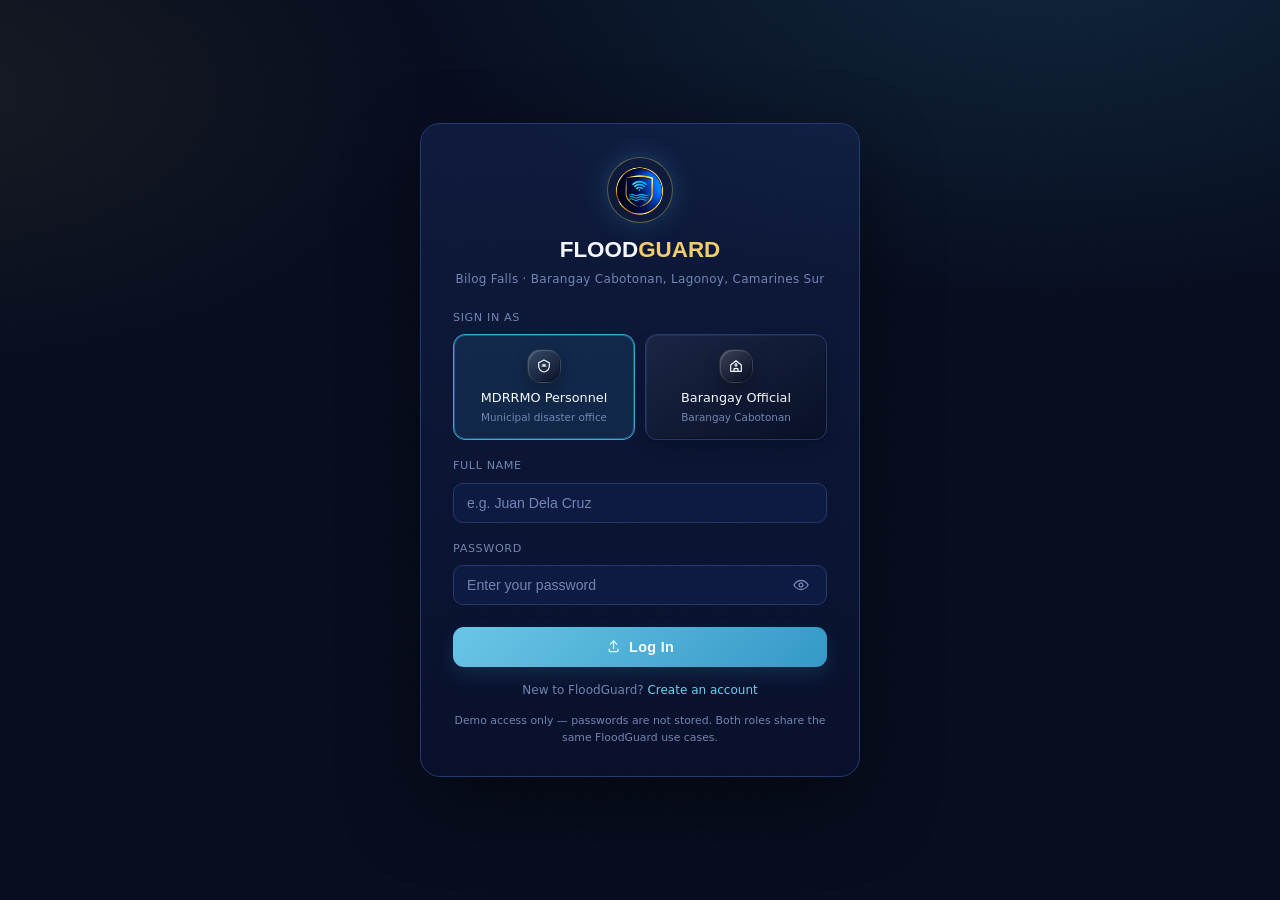
<file: index.html>
<!DOCTYPE html>
<html lang="en">
<head>
<meta charset="UTF-8">
<meta name="viewport" content="width=device-width, initial-scale=1.0">
<title>FloodGuard:Bilog Falls Water Level Monitoring</title>
<link rel="stylesheet" href="styles.css">
</head>
<body>
<div class="grain"></div>
<div id="toastWrap"></div>

<!-- ===================== LOGIN SCREEN ===================== -->
<div id="loginScreen">
  <div class="login-card">
    <div class="login-brand">
      <img src="LOGO.png" alt="FloodGuard logo" title="FloodGuard logo">
      <div class="name">FLOOD<span>GUARD</span></div>
      <div class="sub">Bilog Falls · Barangay Cabotonan, Lagonoy, Camarines Sur</div>
    </div>

    <div class="field-label">Sign in as</div>
    <div class="role-cards">
      <div class="role-card selected" data-role="mdrrmo" id="roleCardMdrrmo">
        <div class="ic">
          <svg class="icon-svg" viewBox="0 0 24 24" aria-hidden="true">
            <path d="M12 3 4 7v5c0 4.2 2.7 7.9 8 9 5.3-1.1 8-4.8 8-9V7l-8-4Z"/>
            <path d="M9 12h6"/>
            <path d="M10.5 9.5 12 12l1.5-2.5"/>
          </svg>
        </div>
        <div class="lbl">MDRRMO Personnel</div>
        <div class="sub">Municipal disaster office</div>
      </div>
      <div class="role-card" data-role="barangay" id="roleCardBarangay">
        <div class="ic">
          <svg class="icon-svg" viewBox="0 0 24 24" aria-hidden="true">
            <path d="M4 10.5 12 4l8 6.5V20H4Z"/>
            <path d="M9 20v-4h6v4"/>
            <path d="M10 10.5h4"/>
            <path d="M12 8v5"/>
          </svg>
        </div>
        <div class="lbl">Barangay Official</div>
        <div class="sub">Barangay Cabotonan</div>
      </div>
    </div>

    <div class="field-label">Full name</div>
    <input class="text-input" id="loginName" type="text" placeholder="e.g. Juan Dela Cruz">
    <div class="field-label">Password</div>
    <div class="password-field"><input class="text-input" id="loginPassword" type="password" placeholder="Enter your password" autocomplete="current-password"><button class="password-toggle" type="button" data-password-toggle="loginPassword" aria-label="Show password" aria-pressed="false"><svg class="icon-svg eye-icon" viewBox="0 0 24 24" aria-hidden="true"><path d="M2.5 12s3.5-6 9.5-6 9.5 6 9.5 6-3.5 6-9.5 6-9.5-6-9.5-6Z"/><circle cx="12" cy="12" r="2.5"/></svg><svg class="icon-svg eye-off-icon" viewBox="0 0 24 24" aria-hidden="true"><path d="m3 3 18 18"/><path d="M10.6 6.2A10.5 10.5 0 0 1 12 6c6 0 9.5 6 9.5 6a18 18 0 0 1-3.1 3.8M6.2 6.2A18.5 18.5 0 0 0 2.5 12s3.5 6 9.5 6c1.3 0 2.5-.3 3.5-.7"/><path d="M9.9 9.9a3 3 0 0 0 4.2 4.2"/></svg></button></div>

    <button class="login-btn btn-with-icon" id="loginBtn"><svg class="icon-svg" viewBox="0 0 24 24" aria-hidden="true"><path d="M12 3v12"/><path d="m7 8 5-5 5 5"/><path d="M5 16v2a2 2 0 0 0 2 2h10a2 2 0 0 0 2-2v-2"/></svg>Log In</button>
    <div class="auth-switch">New to FloodGuard? <button type="button" id="showSignupBtn">Create an account</button></div>
    <div class="login-hint">Demo access only — passwords are not stored. Both roles share the same FloodGuard use cases.</div>
  </div>
</div>

<div id="signupScreen" hidden>
  <div class="login-card">
    <div class="login-brand"><img src="LOGO.png" alt="FloodGuard logo"><div class="name">CREATE <span>ACCOUNT</span></div><div class="sub">Request FloodGuard monitoring access</div></div>
    <div class="field-label">Full name</div><input class="text-input" id="signupName" type="text" placeholder="e.g. Juan Dela Cruz" autocomplete="name">
    <div class="field-label">Role</div><select class="text-input" id="signupRole"><option value="mdrrmo">MDRRMO Personnel</option><option value="barangay">Barangay Official</option></select>
    <div class="field-label">Password</div><div class="password-field"><input class="text-input" id="signupPassword" type="password" placeholder="At least 6 characters" autocomplete="new-password"><button class="password-toggle" type="button" data-password-toggle="signupPassword" aria-label="Show password" aria-pressed="false"><svg class="icon-svg eye-icon" viewBox="0 0 24 24" aria-hidden="true"><path d="M2.5 12s3.5-6 9.5-6 9.5 6 9.5 6-3.5 6-9.5 6-9.5-6-9.5-6Z"/><circle cx="12" cy="12" r="2.5"/></svg><svg class="icon-svg eye-off-icon" viewBox="0 0 24 24" aria-hidden="true"><path d="m3 3 18 18"/><path d="M10.6 6.2A10.5 10.5 0 0 1 12 6c6 0 9.5 6 9.5 6a18 18 0 0 1-3.1 3.8M6.2 6.2A18.5 18.5 0 0 0 2.5 12s3.5 6 9.5 6c1.3 0 2.5-.3 3.5-.7"/><path d="M9.9 9.9a3 3 0 0 0 4.2 4.2"/></svg></button></div>
    <div class="field-label">Confirm password</div><div class="password-field"><input class="text-input" id="signupConfirmPassword" type="password" placeholder="Re-enter your password" autocomplete="new-password"><button class="password-toggle" type="button" data-password-toggle="signupConfirmPassword" aria-label="Show password" aria-pressed="false"><svg class="icon-svg eye-icon" viewBox="0 0 24 24" aria-hidden="true"><path d="M2.5 12s3.5-6 9.5-6 9.5 6 9.5 6-3.5 6-9.5 6-9.5-6-9.5-6Z"/><circle cx="12" cy="12" r="2.5"/></svg><svg class="icon-svg eye-off-icon" viewBox="0 0 24 24" aria-hidden="true"><path d="m3 3 18 18"/><path d="M10.6 6.2A10.5 10.5 0 0 1 12 6c6 0 9.5 6 9.5 6a18 18 0 0 1-3.1 3.8M6.2 6.2A18.5 18.5 0 0 0 2.5 12s3.5 6 9.5 6c1.3 0 2.5-.3 3.5-.7"/><path d="M9.9 9.9a3 3 0 0 0 4.2 4.2"/></svg></button></div>
    <button class="login-btn btn-with-icon" id="signupBtn">Create account</button>
    <div class="auth-switch">Already have an account? <button type="button" id="showLoginBtn">Log in</button></div>
  </div>
</div>

<!-- ===================== APP SHELL ===================== -->
<div id="appShell">
  <header class="top">
    <img class="logo" src="LOGO.png" alt="FloodGuard logo" title="FloodGuard logo">
    <div class="brand-block">
      <div class="brand-name">FLOOD<span>GUARD</span></div>
      <div class="brand-sub">Bilog Falls Monitoring</div>
    </div>
    <button class="menu-toggle" id="menuToggle" type="button" aria-label="Open navigation menu" aria-controls="sidebarMenu" aria-expanded="false">
      <svg class="icon-svg" viewBox="0 0 24 24" aria-hidden="true"><path d="M4 7h16"/><path d="M4 12h16"/><path d="M4 17h16"/></svg>
    </button>
    <div class="view-title">Viewing: <b id="viewTitleText">Dashboard</b></div>

    <div class="top-right">
      <div class="status-pill" id="connPill"><span class="dot"></span><span id="connText">SENSOR ONLINE</span></div>
      <div class="clock">
        <b id="clockTime">--:--:--</b>
        <span id="clockDate">-- --- ----</span>
      </div>
      <div class="user-chip">
        <div class="av" id="userAvatar">JD</div>
        <div>
          <div class="u-name" id="userName">Juan Dela Cruz</div>
          <div class="u-role" id="userRole">MDRRMO Personnel</div>
        </div>
        <button class="logout-btn" id="logoutBtn">Log out</button>
      </div>
    </div>
  </header>

  <div class="app-body">
    <nav class="sidebar" id="sidebarMenu">
      <div class="nav-caption">Monitoring</div>
      <button class="nav-btn active" data-view="dashboard"><span class="ic"><svg class="icon-svg" viewBox="0 0 24 24" aria-hidden="true"><path d="M4 18V9.5"/><path d="M12 18V5"/><path d="M20 18v-7"/><path d="M4 18h16"/></svg></span> Dashboard</button>
      <button class="nav-btn" data-view="historical"><span class="ic"><svg class="icon-svg" viewBox="0 0 24 24" aria-hidden="true"><circle cx="12" cy="12" r="8"/><path d="M12 7v5l3 2"/></svg></span> Historical Records</button>
      <button class="nav-btn" data-view="alerts"><span class="ic"><svg class="icon-svg" viewBox="0 0 24 24" aria-hidden="true"><path d="M6 16h12"/><path d="M8 16V9a4 4 0 0 1 8 0v7"/><path d="M10 18a2 2 0 0 0 4 0"/></svg></span> Alert Logs</button>
      <div class="nav-caption">Administration</div>
      <button class="nav-btn" data-view="thresholds"><span class="ic"><svg class="icon-svg" viewBox="0 0 24 24" aria-hidden="true"><path d="M5 8h14"/><path d="M7 8v8"/><path d="M12 8v5"/><path d="M17 8v3"/><path d="M5 16h14"/></svg></span> Threshold Levels</button>
      <button class="nav-btn" data-view="users"><span class="ic"><svg class="icon-svg" viewBox="0 0 24 24" aria-hidden="true"><path d="M7 10a3 3 0 1 0 0-6 3 3 0 0 0 0 6Z"/><path d="M3 18c0-2.5 2-4 4-4s4 1.5 4 4"/><path d="M15 10a2.5 2.5 0 1 0 0-5 2.5 2.5 0 0 0 0 5Z"/><path d="M13 18c0-2 1.2-3.2 2.8-3.6"/></svg></span> Manage Users</button>
      <button class="nav-btn" data-view="reports"><span class="ic"><svg class="icon-svg" viewBox="0 0 24 24" aria-hidden="true"><path d="M7 3h7l4 4v14H7z"/><path d="M14 3v5h5"/><path d="M9 13h6"/><path d="M9 17h4"/></svg></span> Generate Reports</button>
    </nav>

    <main class="content">

      <!-- ===================== DASHBOARD VIEW ===================== -->
      <section class="view-section active" id="view-dashboard">
        <div id="roleHero"></div>

        <div class="grid grid-2">
          <section class="card gauge-card">
            <h2 class="card-title-full">Live Water Level <small id="lastUpdate">updated just now</small></h2>
            <div class="gauge-wrap"><canvas id="tubeCanvas" width="220" height="360"></canvas></div>
            <div class="status-badge" id="statusBadge">NORMAL</div>
            <div class="reading-label">Current reading</div>
            <div class="reading"><span id="levelValue">32</span><small> cm</small></div>
            <div class="gauge-meta">
              <div class="meta-item"><div class="k">Trend</div><div class="v" id="trendVal">steady</div></div>
              <div class="meta-item"><div class="k">Distance to Critical</div><div class="v" id="distToCrit">58 cm</div></div>
              <div class="meta-item"><div class="k">Battery / Solar</div><div class="v good" id="battVal">92%</div></div>
              <div class="meta-item"><div class="k">Signal (GSM)</div><div class="v good" id="signalVal">Strong</div></div>
            </div>
            <div class="device-line">Sensor unit: JSN-SR04T waterproof ultrasonic · ESP32 microcontroller · SIM800L GSM fallback · solar + battery powered</div>
            <div class="sim-controls">
              <button class="primary btn-with-icon" id="btnRise"><svg class="icon-svg" viewBox="0 0 24 24" aria-hidden="true"><path d="M12 4v12"/><path d="m8 8 4-4 4 4"/><path d="M6 16h12"/></svg>Simulate rising flood</button>
              <button class="btn-with-icon" id="btnCalm"><svg class="icon-svg" viewBox="0 0 24 24" aria-hidden="true"><path d="M12 20V8"/><path d="m8 12 4 4 4-4"/><path d="M6 4h12"/></svg>Return to normal</button>
            </div>
          </section>

          <section class="card">
            <h2>Water Level Trend <small>last 40 readings · ~5 min intervals</small></h2>
            <canvas id="trendChart" height="230"></canvas>
            <div class="stat-row">
              <div class="stat"><div class="k">Sensor accuracy</div><div class="v ok">98.3%</div><div class="sub">vs. manual gauge validation</div></div>
              <div class="stat"><div class="k">Alert latency</div><div class="v" id="latencyStat">3.1s</div><div class="sub">reading â†’ notification sent</div></div>
              <div class="stat"><div class="k">Alerts today</div><div class="v" id="alertCountStat">0</div><div class="sub">across all channels</div></div>
              <div class="stat"><div class="k">Uptime (30d)</div><div class="v ok">99.4%</div><div class="sub">sensor + link availability</div></div>
            </div>
          </section>
        </div>

        <section class="card section-spaced">
          <h2>Probable Water Source &amp; Cause <small>auto-diagnosed · rain-gauge &amp; rate-of-rise correlation</small></h2>
          <div class="source-body" id="sourceBody"></div>
        </section>

        <div class="two-col">
          <section class="card">
            <h2>Predictive Flood Forecast <small>lightweight linear-regression model</small></h2>
            <div class="forecast-body" id="forecastBody"></div>
          </section>

          <section class="card">
            <h2>Decision-Support Recommendation <small id="dsRoleTag">for current role</small></h2>
            <div class="ds-body" id="decisionSupportBody"></div>
          </section>
        </div>

        <div class="two-col">
          <section class="card">
            <h2>Alert Channels <small>multi-channel dissemination</small></h2>
            <div class="channel-grid">
              <div class="channel" id="chanDash"><div class="icon"><svg class="icon-svg" viewBox="0 0 24 24" aria-hidden="true"><rect x="4" y="5" width="16" height="12" rx="2"/><path d="M8 19h8"/><path d="M12 17v2"/></svg></div><div class="name">Web Dashboard</div><div class="state" id="chanDashState">idle</div></div>
              <div class="channel" id="chanSMS"><div class="icon"><svg class="icon-svg" viewBox="0 0 24 24" aria-hidden="true"><path d="M5 6h14a1 1 0 0 1 1 1v8a1 1 0 0 1-1 1H9l-4 3V7a1 1 0 0 1 1-1Z"/><path d="m8 10 3 2 3-2"/></svg></div><div class="name">SMS Alert</div><div class="state" id="chanSMSState">idle</div></div>
              <div class="channel" id="chanSiren"><div class="siren-ring" id="sirenRing"></div><div class="name">On-site Siren</div><div class="state" id="chanSirenState">idle</div></div>
            </div>
          </section>

          <section class="card">
            <h2>Recent Alerts <small>latest 4 · full log in Alert Logs</small></h2>
            <table>
              <thead><tr><th>Time</th><th>Level</th><th>Status</th></tr></thead>
              <tbody id="miniAlertBody"><tr class="empty-row"><td colspan="3">No alerts yet — water level normal.</td></tr></tbody>
            </table>
          </section>
        </div>
      </section>

      <!-- ===================== HISTORICAL RECORDS VIEW ===================== -->
      <section class="view-section" id="view-historical">
        <section class="card">
          <h2>Historical Water Level Trend <small>Bilog Falls sensor unit</small></h2>
          <canvas id="historyChart" height="230"></canvas>
        </section>
        <section class="card section-spaced">
          <h2>Reading Log <small id="historyCount">0 records</small></h2>
          <table>
            <thead><tr><th>Timestamp</th><th>Water Level</th><th>Status</th></tr></thead>
            <tbody id="historyBody"></tbody>
          </table>
        </section>
      </section>

      <!-- ===================== ALERT LOGS VIEW ===================== -->
      <section class="view-section" id="view-alerts">
        <section class="card">
          <h2>Alert Logs <small>full history, most recent first</small></h2>
          <table>
            <thead><tr><th>Time</th><th>Level</th><th>Status</th><th>Probable Source</th><th>Channels notified</th><th>Delivery</th><th>Evacuation tracking</th></tr></thead>
            <tbody id="alertLogBody"><tr class="empty-row"><td colspan="7">No alerts logged yet — water level is within normal range.</td></tr></tbody>
          </table>
        </section>
      </section>

      <!-- ===================== THRESHOLDS VIEW ===================== -->
      <section class="view-section" id="view-thresholds">
        <section class="card">
          <h2>Threshold Levels <small>shared config · applies to all monitoring users</small></h2>
          <p class="intro-copy">Adjust the water-level thresholds (in centimeters) that trigger each alert stage. Changes apply immediately to the live gauge, trend chart, and alert dispatch logic.</p>
          <div class="threshold-list" id="thresholdList"></div>
        </section>
      </section>

      <!-- ===================== USERS VIEW ===================== -->
      <section class="view-section" id="view-users">
        <section class="card">
          <h2>Manage Users <small>MDRRMO personnel &amp; barangay officials with system access</small></h2>
          <div class="user-form">
            <input class="text-input" id="newUserName" type="text" placeholder="Full name">
            <select class="text-input" id="newUserRole" title="Select user role">
              <option value="MDRRMO Personnel">MDRRMO Personnel</option>
              <option value="Barangay Official">Barangay Official</option>
            </select>
            <input class="text-input" id="newUserArea" type="text" placeholder="Assigned area">
            <button class="small-btn btn-with-icon" id="addUserBtn"><svg class="icon-svg" viewBox="0 0 24 24" aria-hidden="true"><path d="M12 5v14"/><path d="M5 12h14"/><path d="M8 5.5a2.5 2.5 0 1 0 0-5 2.5 2.5 0 0 0 0 5Z"/></svg>Add user</button>
          </div>
          <table>
            <thead><tr><th>Name</th><th>Role</th><th>Assigned area</th><th>Status</th><th></th></tr></thead>
            <tbody id="usersBody"></tbody>
          </table>
        </section>
      </section>

      <!-- ===================== REPORTS VIEW ===================== -->
      <section class="view-section" id="view-reports">
        <section class="card">
          <h2>Generate Reports <small>flood analytics summary</small></h2>
          <p class="intro-copy">Compiles current sensor readings, alert history, and threshold configuration into a shareable summary for disaster preparedness records.</p>
          <div class="report-actions">
            <button class="small-btn btn-with-icon" id="genReportBtn"><svg class="icon-svg" viewBox="0 0 24 24" aria-hidden="true"><path d="M7 3h7l4 4v14H7z"/><path d="M14 3v5h5"/><path d="M9 13h6"/><path d="M9 17h4"/></svg>Generate report</button>
            <button class="small-btn btn-with-icon" id="downloadReportBtn" disabled><svg class="icon-svg" viewBox="0 0 24 24" aria-hidden="true"><path d="M12 3v10"/><path d="m8 9 4 4 4-4"/><path d="M5 16v2a2 2 0 0 0 2 2h10a2 2 0 0 0 2-2v-2"/></svg>Download .txt</button>
          </div>
          <div class="report-preview" id="reportPreview"></div>
        </section>
      </section>

    </main>
  </div>

  <footer>
    <b>FloodGuard</b> — An IoT-Based Flood Early Warning System for Bilog Falls, Barangay Cabotonan, Lagonoy, Camarines Sur ·
    Capstone Project, College of Engineering and Computational Sciences, Partido State University ·
    N. Pempeña I · J.K. Pahoyo · R.R. Vipinoso — simulated dashboard for demonstration
  </footer>
</div>

<script src="script.js"></script>
</body>
</html>
</file>
<file: styles.css>
:root{
  --navy-950:#060c1e;
  --navy-900:#0a1230;
  --navy-800:#0e1a42;
  --navy-700:#152655;
  --navy-600:#1d3570;
  --line:#243a72;
  --gold:#d4af37;
  --gold-soft:#f0ce6b;
  --water:#3aa7d6;
  --water-bright:#6fd0f2;
  --ink-0:#f4f7fb;
  --ink-1:#aab6d6;
  --ink-2:#7385b3;
  --ok:#31c48d;
  --warn:#f5a623;
  --crit:#e8563f;
  --evac:#c81e4a;
  --radius:14px;
  font-size:16px;
}

*{box-sizing:border-box;}
html,body{margin:0;padding:0; height:100%;}
body{
  background:
    radial-gradient(1100px 620px at 82% -8%, rgba(58,167,214,0.16), transparent 60%),
    radial-gradient(900px 500px at -5% 10%, rgba(212,175,55,0.08), transparent 55%),
    var(--navy-950);
  color:var(--ink-0);
  font-family:'IBM Plex Sans', system-ui, sans-serif;
  min-height:100vh;
  line-height:1.45;
}

.grain{
  position:fixed; inset:0; pointer-events:none; opacity:0.035; z-index:0;
  background-image:url("data:image/svg+xml,%3Csvg xmlns='http://www.w3.org/2000/svg' width='120' height='120'%3E%3Cfilter id='n'%3E%3CfeTurbulence type='fractalNoise' baseFrequency='0.9' numOctaves='2' stitchTiles='stitch'/%3E%3C/filter%3E%3Crect width='100%25' height='100%25' filter='url(%23n)'/%3E%3C/svg%3E");
}

a{color:inherit;}
button{font-family:'IBM Plex Sans', sans-serif;}

.btn-with-icon{
  display:inline-flex;
  align-items:center;
  justify-content:center;
  gap:8px;
  transition:transform .15s ease, box-shadow .15s ease, background .2s ease;
}
.btn-with-icon:hover{transform:translateY(-1px);}
.btn-with-icon .icon-svg{
  width:0.95rem;
  height:0.95rem;
}

.icon-svg{
  width:1rem;
  height:1rem;
  display:block;
  stroke:currentColor;
  fill:none;
  stroke-width:1.8;
  stroke-linecap:round;
  stroke-linejoin:round;
}

.nav-btn .ic,
.role-card .ic,
.channel .icon,
.source-primary .s-icon{
  width:2.1rem;
  height:2.1rem;
  display:inline-flex;
  align-items:center;
  justify-content:center;
  border-radius:0.9rem;
  background:linear-gradient(145deg, rgba(255,255,255,0.16), rgba(6,12,30,0.75));
  border:1px solid rgba(255,255,255,0.08);
  box-shadow:
    inset 1px 1px 0 rgba(255,255,255,0.16),
    inset -1px -1px 0 rgba(0,0,0,0.28),
    0 8px 16px rgba(0,0,0,0.25);
  font-size:1rem;
  line-height:1;
  text-shadow:0 1px 1px rgba(0,0,0,0.35);
  transition:transform .2s ease, box-shadow .2s ease;
}

.nav-btn:hover .ic,
.role-card:hover .ic,
.channel:hover .icon,
.source-primary:hover .s-icon{
  transform:translateY(-2px) scale(1.04);
  box-shadow:
    inset 1px 1px 0 rgba(255,255,255,0.18),
    inset -1px -1px 0 rgba(0,0,0,0.24),
    0 10px 18px rgba(0,0,0,0.32);
}

/* ===================== LOGIN | HTML: #loginScreen, .login-card, .role-cards ===================== */
#loginScreen{
  position:relative; z-index:2; min-height:100vh;
  display:flex; align-items:center; justify-content:center; padding:24px;
}
.login-card{
  width:100%; max-width:440px;
  background:linear-gradient(180deg, rgba(21,38,85,0.55), rgba(10,18,48,0.7));
  border:1px solid var(--line); border-radius:20px; padding:34px 32px 30px;
  box-shadow:0 30px 80px rgba(0,0,0,0.45);
}
.login-brand{display:flex; flex-direction:column; align-items:center; text-align:center; margin-bottom:22px;}
.login-brand img{width:64px; height:64px; border-radius:50%; margin-bottom:12px; object-fit:cover; object-position:center; display:block;
  box-shadow:0 0 0 1px rgba(212,175,55,0.4), 0 0 26px rgba(58,167,214,0.3);}
.login-brand .name{font-family:'Space Grotesk',sans-serif; font-weight:700; font-size:1.4rem;}
.login-brand .name span{color:var(--gold-soft);}
.login-brand .sub{font-size:0.75rem; color:var(--ink-2); margin-top:4px; letter-spacing:0.3px;}

.field-label{font-size:0.7rem; color:var(--ink-2); text-transform:uppercase; letter-spacing:0.6px; margin:18px 0 8px;}
.role-cards{display:grid; grid-template-columns:1fr 1fr; gap:10px;}
.role-card{
  border:1px solid var(--line); border-radius:12px; padding:14px 10px; text-align:center;
  cursor:pointer; background:linear-gradient(145deg, rgba(255,255,255,0.06), rgba(6,12,30,0.55)); transition:all .15s ease;
  box-shadow:inset 1px 1px 0 rgba(255,255,255,0.06), inset -1px -1px 0 rgba(0,0,0,0.24), 0 8px 16px rgba(0,0,0,0.2);
}
.role-card .ic{font-size:1.5rem; margin-bottom:6px;}
.role-card .lbl{font-size:0.8rem; font-weight:500; color:var(--ink-0);}
.role-card .sub{font-size:0.65rem; color:var(--ink-2); margin-top:3px;}
.role-card:hover{border-color:var(--water);}
.role-card.selected{border-color:var(--water); background:rgba(58,167,214,0.12); box-shadow:0 0 0 1px rgba(58,167,214,0.4) inset;}

input.text-input, select.text-input{
  width:100%; padding:11px 13px; border-radius:10px; border:1px solid var(--line);
  background:var(--navy-800); color:var(--ink-0); font-size:0.88rem; font-family:'IBM Plex Sans',sans-serif;
}
input.text-input::placeholder{color:var(--ink-2);} 
input.text-input:focus, select.text-input:focus{outline:none; border-color:var(--water);}

.login-btn{
  width:100%; margin-top:22px; padding:12px; border-radius:11px; border:none;
  background:linear-gradient(135deg, rgba(111,208,242,0.95), rgba(58,167,214,0.9)); color:#f7fcff;
  font-weight:600; font-size:0.9rem; cursor:pointer; letter-spacing:0.3px;
  transition:filter .15s ease, box-shadow .2s ease;
  box-shadow:0 8px 20px rgba(58,167,214,0.16);
}
.login-btn:hover{filter:brightness(1.08); box-shadow:0 10px 24px rgba(58,167,214,0.22);}
.login-btn:disabled{opacity:0.45; cursor:not-allowed;}
.login-hint{text-align:center; font-size:0.68rem; color:var(--ink-2); margin-top:14px; line-height:1.5;}

/* ===================== APP SHELL | HTML: #appShell, header.top ===================== */
#appShell{display:none;}
#appShell.active{display:block; position:relative; z-index:1;}

header.top{
  position:sticky; top:0; z-index:50;
  display:flex; align-items:center; gap:16px;
  padding:12px 24px;
  background:rgba(6,12,30,0.9);
  -webkit-backdrop-filter:blur(10px);
  backdrop-filter:blur(10px);
  border-bottom:1px solid var(--line);
}
header.top img.logo{
  width:38px; height:38px; border-radius:50%;
  object-fit:cover; object-position:center;
  display:block;
  box-shadow:0 0 0 1px rgba(212,175,55,0.35), 0 0 18px rgba(58,167,214,0.25);
}
.brand-block{display:flex; flex-direction:column; line-height:1.15;}
.brand-name{
  font-family:'Space Grotesk', sans-serif; font-weight:700; letter-spacing:0.5px;
  font-size:1.02rem; color:var(--ink-0);
}
.brand-name span{color:var(--gold-soft);}
.brand-sub{font-size:0.66rem; color:var(--ink-2); letter-spacing:0.3px; margin-top:1px;}

.view-title{
  font-family:'IBM Plex Mono', monospace; font-size:0.72rem; color:var(--ink-2);
  padding-left:16px; border-left:1px solid var(--line); margin-left:2px;
}
.view-title b{color:var(--ink-0); font-weight:600;}

.top-right{margin-left:auto; display:flex; align-items:center; gap:14px;}
.clock{
  font-family:'IBM Plex Mono', monospace; font-size:0.78rem; color:var(--ink-1);
  text-align:right; line-height:1.3;
}
.clock b{display:block; color:var(--ink-0); font-size:0.9rem;}

.status-pill{
  display:flex; align-items:center; gap:7px;
  padding:6px 12px; border-radius:999px;
  background:rgba(49,196,141,0.12); border:1px solid rgba(49,196,141,0.4);
  font-size:0.72rem; font-weight:500; color:var(--ok);
  font-family:'IBM Plex Mono', monospace;
}
.status-pill .dot{width:7px; height:7px; border-radius:50%; background:var(--ok); box-shadow:0 0 8px var(--ok);}
.status-pill.offline{background:rgba(232,86,63,0.12); border-color:rgba(232,86,63,0.4); color:var(--crit);}
.status-pill.offline .dot{background:var(--crit); box-shadow:0 0 8px var(--crit);}

.user-chip{
  display:flex; align-items:center; gap:9px; padding:5px 6px 5px 12px; border-radius:999px;
  background:var(--navy-800); border:1px solid var(--line);
}
.user-chip .av{
  width:26px; height:26px; border-radius:50%; background:linear-gradient(135deg,var(--water),var(--gold));
  display:flex; align-items:center; justify-content:center; font-size:0.7rem; font-weight:700; color:#06122a;
}
.user-chip .u-name{font-size:0.76rem; color:var(--ink-0); font-weight:500; line-height:1.1;}
.user-chip .u-role{font-size:0.62rem; color:var(--ink-2); line-height:1.1;}
.logout-btn{
  border:none; background:transparent; color:var(--ink-2); cursor:pointer;
  padding:6px 10px; border-radius:8px; font-size:0.72rem;
}
.logout-btn:hover{color:var(--crit); background:rgba(232,86,63,0.1);}

/* ---------- APP BODY | HTML: .app-body, nav.sidebar, main.content ---------- */
.app-body{display:flex; align-items:flex-start;}

nav.sidebar{
  width:210px; flex:0 0 210px;
  position:sticky; top:63px;
  height:calc(100vh - 63px);
  border-right:1px solid var(--line);
  padding:18px 12px;
  display:flex; flex-direction:column; gap:3px;
}
.nav-btn{
  display:flex; align-items:center; gap:10px;
  padding:10px 12px; border-radius:9px; border:none; background:linear-gradient(145deg, rgba(255,255,255,0.05), rgba(4,8,20,0.6));
  color:var(--ink-1); font-size:0.82rem; text-align:left; cursor:pointer; width:100%;
  box-shadow:inset 1px 1px 0 rgba(255,255,255,0.08), inset -1px -1px 0 rgba(0,0,0,0.22), 0 6px 14px rgba(0,0,0,0.2);
}
.nav-btn .ic{font-size:0.95rem; width:18px; text-align:center;}
.nav-btn:hover{background:var(--navy-800); color:var(--ink-0);}
.nav-btn.active{background:linear-gradient(90deg, rgba(58,167,214,0.18), transparent); color:var(--ink-0); box-shadow:inset 2px 0 0 var(--water);}
.nav-caption{font-size:0.62rem; color:var(--ink-2); text-transform:uppercase; letter-spacing:0.7px; padding:14px 12px 4px;}

main.content{flex:1; min-width:0; padding:24px 28px 70px; max-width:100%;}

.view-section{display:none;}
.view-section.active{display:block;}

/* ---------- SHARED CARDS | HTML: .card ---------- */
.card{
  background:linear-gradient(180deg, rgba(21,38,85,0.55), rgba(10,18,48,0.55));
  border:1px solid var(--line);
  border-radius:var(--radius);
  padding:20px;
}
.card h2{
  margin:0 0 14px; font-family:'Space Grotesk', sans-serif; font-size:0.95rem;
  font-weight:600; color:var(--ink-0);
  display:flex; align-items:center; justify-content:space-between; flex-wrap:wrap; gap:8px;
}
.card h2 small{font-family:'IBM Plex Mono', monospace; font-weight:400; font-size:0.66rem; color:var(--ink-2);}
.card-title-full{width:100%;}
.section-spaced{margin-top:18px;}
.intro-copy{color:var(--ink-2); font-size:0.82rem; margin-top:-6px;}
.report-actions{display:flex; gap:10px; margin-top:14px; flex-wrap:wrap;}

.grid{display:grid; gap:18px; width:100%;}
.grid-2{grid-template-columns:minmax(320px, 380px) minmax(0, 1fr); align-items:start;}
@media (max-width:980px){.grid-2{grid-template-columns:1fr;}}

/* ---------- ROLE HERO | HTML generated in #roleHero as .role-hero ---------- */
.role-hero{
  margin-bottom:20px; padding:20px 22px; border-radius:var(--radius);
  border:1px solid var(--line);
}
.role-hero.mdrrmo{background:linear-gradient(120deg, rgba(212,175,55,0.14), rgba(10,18,48,0.35));}
.role-hero.barangay{background:linear-gradient(120deg, rgba(58,167,214,0.16), rgba(10,18,48,0.35));}
.role-hero .eyebrow{font-family:'IBM Plex Mono',monospace; font-size:0.66rem; letter-spacing:1px; text-transform:uppercase; color:var(--gold-soft);}
.role-hero.barangay .eyebrow{color:var(--water-bright);}
.role-hero h1{margin:4px 0 4px; font-family:'Space Grotesk',sans-serif; font-size:1.3rem; font-weight:600;}
.role-hero p{margin:0 0 16px; color:var(--ink-2); font-size:0.83rem; max-width:640px;}
.hero-stats{display:grid; grid-template-columns:repeat(4,1fr); gap:12px; margin-bottom:16px;}
@media (max-width:820px){.hero-stats{grid-template-columns:repeat(2,1fr);}}
.hstat{background:rgba(6,12,30,0.45); border:1px solid var(--line); border-radius:10px; padding:11px 13px;}
.hstat .k{font-size:0.63rem; color:var(--ink-2); text-transform:uppercase; letter-spacing:0.5px;}
.hstat .v{font-family:'Space Grotesk',sans-serif; font-size:1.15rem; font-weight:600; margin-top:2px;}
.hero-actions{display:flex; gap:10px; flex-wrap:wrap;}
.hero-actions button{
  font-size:0.78rem; font-weight:500; padding:9px 14px; border-radius:9px; cursor:pointer;
  border:1px solid rgba(255,255,255,0.12); background:rgba(255,255,255,0.06); color:var(--ink-1);
  box-shadow:inset 0 1px 0 rgba(255,255,255,0.06);
}
.hero-actions button:hover{border-color:rgba(111,208,242,0.65); color:var(--ink-0); background:rgba(58,167,214,0.12);}
.hero-actions button.primary{background:linear-gradient(135deg, rgba(111,208,242,0.95), rgba(58,167,214,0.9)); color:#f7fcff; border:none; box-shadow:0 8px 20px rgba(58,167,214,0.2);}
.hero-actions button.gold{background:linear-gradient(135deg, rgba(248,226,151,0.95), rgba(212,175,55,0.82)); color:#2d2205; border:none; box-shadow:0 8px 20px rgba(212,175,55,0.16);}

/* ---------- LIVE GAUGE | HTML: .gauge-card, #tubeCanvas, .gauge-meta ---------- */
.gauge-card{display:flex; flex-direction:column; align-items:center; text-align:center;}
.gauge-wrap{position:relative; width:100%; display:flex; justify-content:center; margin:6px 0 14px;}
.status-badge{
  font-family:'IBM Plex Mono', monospace; font-weight:600; font-size:0.76rem;
  letter-spacing:1px; text-transform:uppercase;
  padding:7px 16px; border-radius:999px; margin-bottom:8px;
  border:1px solid currentColor;
}
.reading{font-family:'Space Grotesk', sans-serif; font-weight:700; font-size:2.5rem; color:var(--ink-0); margin:2px 0 0; letter-spacing:-1px;}
.reading small{font-size:1.05rem; color:var(--ink-2); font-weight:500;}
.reading-label{font-size:0.7rem; color:var(--ink-2); letter-spacing:1.2px; text-transform:uppercase; margin-bottom:2px;}

.gauge-meta{width:100%; display:grid; grid-template-columns:1fr 1fr; gap:10px; margin-top:16px;}
.meta-item{background:rgba(6,12,30,0.5); border:1px solid var(--line); border-radius:10px; padding:10px 12px; text-align:left;}
.meta-item .k{font-size:0.63rem; color:var(--ink-2); letter-spacing:0.5px; text-transform:uppercase;}
.meta-item .v{font-family:'IBM Plex Mono', monospace; font-size:0.9rem; color:var(--ink-0); margin-top:2px;}
.meta-item .v.good{color:var(--ok);}
.meta-item .v.mid{color:var(--warn);}

.device-line{
  width:100%; margin-top:12px; padding-top:10px; border-top:1px dashed var(--line);
  font-family:'IBM Plex Mono', monospace; font-size:0.63rem; color:var(--ink-2);
  text-align:left; line-height:1.5;
}

.sim-controls{width:100%; margin-top:16px; display:flex; gap:8px;}
.sim-controls button{
  font-size:0.76rem; font-weight:500; border-radius:9px; border:1px solid rgba(255,255,255,0.12); padding:9px 12px;
  background:rgba(255,255,255,0.06); color:var(--ink-1); cursor:pointer; flex:1;
  box-shadow:inset 0 1px 0 rgba(255,255,255,0.06);
}
.sim-controls button:hover{border-color:rgba(111,208,242,0.65); color:var(--ink-0); background:rgba(58,167,214,0.12);}
.sim-controls button.primary{background:linear-gradient(135deg, rgba(111,208,242,0.95), rgba(58,167,214,0.9)); color:#f7fcff; border:none; box-shadow:0 8px 20px rgba(58,167,214,0.16);}

canvas{width:100%; display:block;}

.stat-row{display:grid; grid-template-columns:repeat(4,1fr); gap:14px; margin-top:18px;}
@media (max-width:820px){.stat-row{grid-template-columns:repeat(2,1fr);}}
.stat{background:linear-gradient(180deg, rgba(21,38,85,0.55), rgba(10,18,48,0.55)); border:1px solid var(--line); border-radius:12px; padding:14px 16px;}
.stat .k{font-size:0.66rem; color:var(--ink-2); text-transform:uppercase; letter-spacing:0.5px;}
.stat .v{font-family:'Space Grotesk',sans-serif; font-size:1.4rem; font-weight:600; color:var(--ink-0); margin-top:4px;}
.stat .v.ok{color:var(--ok);} .stat .v.warn{color:var(--warn);} .stat .v.crit{color:var(--crit);} 
.stat .sub{font-size:0.68rem; color:var(--ink-2); margin-top:2px;}

.two-col{display:grid; grid-template-columns:minmax(0, 1fr) minmax(0, 1fr); gap:18px; margin-top:18px;}
@media (max-width:900px){.two-col{grid-template-columns:1fr;}}

/* ---------- THRESHOLDS | HTML: #view-thresholds, #thresholdList, .th-row ---------- */
.threshold-list{display:flex; flex-direction:column; gap:10px; margin-top:14px;}
.th-row{
  display:grid; grid-template-columns:14px 1fr auto 64px; align-items:center; gap:12px;
  padding:10px 12px; border-radius:10px; background:rgba(6,12,30,0.4); border:1px solid var(--line);
}
.th-dot{width:10px; height:10px; border-radius:50%;}
.th-name{font-size:0.85rem; color:var(--ink-0); font-weight:500;}
.th-desc{font-size:0.66rem; color:var(--ink-2); display:block; margin-top:1px;}
.th-row input[type=range]{width:120px; accent-color:var(--water);}
.th-val{font-family:'IBM Plex Mono', monospace; font-size:0.83rem; text-align:right; color:var(--ink-0);}

/* ---------- DATA TABLES | HTML: table, #historyBody, #alertLogBody, #usersBody ---------- */
table{width:100%; border-collapse:collapse; font-size:0.8rem;}
thead th{
  text-align:left; font-family:'IBM Plex Mono', monospace; font-weight:500; font-size:0.64rem;
  color:var(--ink-2); text-transform:uppercase; letter-spacing:0.5px;
  padding:0 10px 8px; border-bottom:1px solid var(--line);
}
tbody td{padding:9px 10px; border-bottom:1px solid rgba(36,58,114,0.5); color:var(--ink-1); vertical-align:middle;}
tbody tr:last-child td{border-bottom:none;}
.lvl-chip{
  display:inline-block; font-family:'IBM Plex Mono', monospace; font-size:0.64rem; font-weight:600;
  padding:3px 9px; border-radius:999px; letter-spacing:0.4px; text-transform:uppercase;
}
.role-chip{
  display:inline-block; font-size:0.68rem; font-weight:500; padding:3px 9px; border-radius:999px;
  background:rgba(58,167,214,0.15); color:var(--water-bright); border:1px solid rgba(58,167,214,0.35);
}
.role-chip.barangay{background:rgba(212,175,55,0.14); color:var(--gold-soft); border-color:rgba(212,175,55,0.35);}
.chan{display:inline-flex; align-items:center; gap:5px; margin-right:10px; font-size:0.7rem; color:var(--ink-2);}
.chan.sent{color:var(--ok);}
tbody tr.fade-in{animation:fadeIn .4s ease;}
@keyframes fadeIn{from{opacity:0; transform:translateY(-4px);} to{opacity:1; transform:translateY(0);}}
.empty-row td{text-align:center; color:var(--ink-2); padding:22px 0; font-size:0.78rem;}
.table-toolbar{display:flex; justify-content:flex-end; margin-bottom:12px;}
.small-btn{
  font-size:0.75rem; font-weight:500; padding:7px 12px; border-radius:8px; cursor:pointer;
  border:1px solid rgba(255,255,255,0.12); background:rgba(255,255,255,0.06); color:var(--ink-1);
  box-shadow:inset 0 1px 0 rgba(255,255,255,0.06);
}
.small-btn:hover{border-color:rgba(111,208,242,0.65); color:var(--ink-0); background:rgba(58,167,214,0.12);} 
.remove-btn{background:transparent; border:none; color:var(--ink-2); cursor:pointer; font-size:0.72rem;}
.remove-btn:hover{color:var(--crit);}

/* ---------- ALERT CHANNELS | HTML: .channel-grid, #chanDash, #chanSMS, #chanSiren ---------- */
.channel-grid{display:grid; grid-template-columns:repeat(3, minmax(0, 1fr)); gap:12px;}
@media (max-width:720px){.channel-grid{grid-template-columns:1fr;}}
.channel{border:1px solid var(--line); border-radius:12px; padding:14px; text-align:center; background:rgba(6,12,30,0.4);}
.channel .icon{font-size:1.3rem; margin-bottom:6px;}
.channel .name{font-size:0.76rem; font-weight:500; color:var(--ink-0);}
.channel .state{font-family:'IBM Plex Mono', monospace; font-size:0.63rem; margin-top:6px; color:var(--ink-2);} 
.channel.active{border-color:var(--water); box-shadow:0 0 0 1px rgba(58,167,214,0.35) inset;}
.channel.active .state{color:var(--water-bright);}
.siren-ring{width:14px; height:14px; border-radius:50%; margin:0 auto 6px; background:var(--ink-2);}
.siren-ring.on{background:var(--crit); box-shadow:0 0 0 0 rgba(232,86,63,0.6); animation:pulse 1s infinite;}
@keyframes pulse{
  0%{box-shadow:0 0 0 0 rgba(232,86,63,0.55);}
  70%{box-shadow:0 0 0 14px rgba(232,86,63,0);}
  100%{box-shadow:0 0 0 0 rgba(232,86,63,0);}
}

/* ---------- SOURCE & CAUSE | HTML generated in #sourceBody ---------- */
.source-body{display:flex; flex-direction:column; gap:14px;}
.source-primary{
  display:flex; gap:14px; align-items:flex-start; padding:14px 16px;
  border-radius:12px; border:1px solid var(--line); background:rgba(6,12,30,0.4);
}
.source-primary.normal{border-style:dashed;}
.source-primary .s-icon{font-size:1.7rem; line-height:1.1;}
.source-primary .s-label{font-family:'Space Grotesk',sans-serif; font-weight:600; font-size:0.92rem; color:var(--ink-0);}
.source-primary .s-origin{font-family:'IBM Plex Mono',monospace; font-size:0.66rem; color:var(--ink-2); margin-top:3px;}
.source-primary .s-desc{font-size:0.79rem; color:var(--ink-1); margin-top:8px; line-height:1.55; max-width:680px;}
.source-metrics{display:grid; grid-template-columns:repeat(3,1fr); gap:12px;}
@media (max-width:820px){.source-metrics{grid-template-columns:1fr 1fr;}}
.source-confidence{font-size:0.67rem; color:var(--ink-2); font-family:'IBM Plex Mono',monospace;}
.source-confidence b{color:var(--ink-0);}
.cause-chip{
  display:inline-flex; align-items:center; gap:5px; font-size:0.68rem;
  padding:3px 9px; border-radius:999px; background:rgba(58,167,214,0.12);
  color:var(--water-bright); border:1px solid rgba(58,167,214,0.35);
}

/* ---------- FORECAST | HTML generated in #forecastBody ---------- */
.forecast-body{display:flex; flex-direction:column; gap:12px;}
.forecast-headline{
  display:flex; gap:12px; align-items:flex-start; padding:14px 16px;
  border-radius:12px; border:1px solid var(--line); background:rgba(6,12,30,0.4);
}
.forecast-headline .f-icon{font-size:1.5rem; line-height:1.2;}
.forecast-headline .f-title{font-family:'Space Grotesk',sans-serif; font-weight:600; font-size:0.9rem; color:var(--ink-0);}
.forecast-headline .f-sub{font-size:0.78rem; color:var(--ink-1); margin-top:6px; line-height:1.55;}
.forecast-headline.rising{border-color:rgba(245,166,35,0.5);}
.forecast-headline.critical-path{border-color:rgba(232,86,63,0.55);}
.forecast-metrics{display:grid; grid-template-columns:repeat(3,1fr); gap:12px;}
@media (max-width:560px){.forecast-metrics{grid-template-columns:1fr 1fr;}}
.forecast-note{font-size:0.66rem; color:var(--ink-2); font-family:'IBM Plex Mono',monospace; line-height:1.5;}

/* ---------- DECISION SUPPORT | HTML generated in #decisionSupportBody ---------- */
.ds-body{display:flex; flex-direction:column; gap:10px;}
.ds-priority{
  font-family:'IBM Plex Mono', monospace; font-size:0.65rem; letter-spacing:0.6px; text-transform:uppercase;
  padding:5px 11px; border-radius:999px; display:inline-block; width:fit-content; border:1px solid currentColor;
}
.ds-list{list-style:none; margin:0; padding:0; display:flex; flex-direction:column; gap:8px;}
.ds-list li{
  display:flex; gap:10px; align-items:flex-start; font-size:0.82rem; color:var(--ink-1);
  padding:10px 12px; border-radius:10px; background:rgba(6,12,30,0.4); border:1px solid var(--line); line-height:1.5;
}
.ds-list li .n{
  flex:0 0 auto; width:20px; height:20px; border-radius:50%; display:flex; align-items:center; justify-content:center;
  background:rgba(58,167,214,0.15); color:var(--water-bright); font-size:0.68rem; font-weight:700; font-family:'IBM Plex Mono',monospace;
}
.ds-basis{font-size:0.66rem; color:var(--ink-2); font-family:'IBM Plex Mono',monospace; line-height:1.5;}

/* ---------- EVACUATION TRACKING | HTML: .evac-chip, .evac-btn ---------- */
.evac-chip{
  display:inline-block; font-family:'IBM Plex Mono', monospace; font-size:0.64rem; font-weight:600;
  padding:3px 9px; border-radius:999px; letter-spacing:0.3px; text-transform:uppercase; margin-right:6px;
}
.evac-btn{
  font-size:0.66rem; font-weight:500; padding:4px 9px; border-radius:7px; cursor:pointer;
  border:1px solid rgba(255,255,255,0.14); background:rgba(255,255,255,0.06); color:var(--ink-1);
}
.evac-btn:hover{border-color:rgba(111,208,242,0.65); color:var(--ink-0); background:rgba(58,167,214,0.12);}

/* ---------- USERS & REPORTS | HTML: #view-users, #view-reports, .user-form ---------- */
.user-form{display:flex; gap:8px; margin-bottom:16px; flex-wrap:wrap;}
.user-form input, .user-form select{flex:1; min-width:140px;}

.report-preview{
  margin-top:16px; padding:18px; border-radius:12px; border:1px dashed var(--line);
  background:rgba(6,12,30,0.4); font-family:'IBM Plex Mono', monospace; font-size:0.78rem;
  color:var(--ink-1); white-space:pre-wrap; line-height:1.7; display:none;
}
.report-preview.show{display:block;}

/* ---------- TOAST NOTIFICATIONS | HTML: #toastWrap, .toast ---------- */
#toastWrap{position:fixed; top:76px; right:24px; z-index:200; display:flex; flex-direction:column; gap:8px;}
.toast{
  background:var(--navy-800); border:1px solid var(--water); border-left:3px solid var(--water);
  color:var(--ink-0); padding:11px 16px; border-radius:9px; font-size:0.8rem;
  box-shadow:0 10px 30px rgba(0,0,0,0.4); animation:toastIn .25s ease;
  max-width:300px;
}
@keyframes toastIn{from{opacity:0; transform:translateX(20px);} to{opacity:1; transform:translateX(0);}}

footer{
  position:relative; z-index:1; text-align:center; padding:26px 20px 36px;
  color:var(--ink-2); font-size:0.7rem; font-family:'IBM Plex Mono', monospace;
  border-top:1px solid var(--line); margin-top:10px;
}
footer b{color:var(--ink-1);}

::selection{background:rgba(58,167,214,0.35);}

@media (prefers-reduced-motion: reduce){
  .siren-ring.on{animation:none;}
  tbody tr.fade-in{animation:none;}
}

@media (max-width:860px){
  nav.sidebar{position:static; height:auto; width:100%; flex-direction:row; overflow-x:auto; border-right:none; border-bottom:1px solid var(--line);} 
  .app-body{flex-direction:column;}
  main.content{padding:18px 16px 50px;}
}

/* ===================== RESPONSIVE LAYOUT | Applies to all HTML sections above ===================== */
/* Keep wide data tables inside their cards instead of widening the page. */
.card{min-width:0; overflow-x:auto;}

@media (max-width:860px){
  header.top{
    gap:10px;
    padding:10px 16px;
    flex-wrap:wrap;
  }

  .view-title{
    order:3;
    width:100%;
    margin-left:0;
    padding:8px 0 0;
    border-left:0;
    border-top:1px solid var(--line);
  }

  .top-right{gap:10px;}
  .clock{display:none;}

  nav.sidebar{
    top:auto;
    gap:7px;
    padding:10px 12px;
    scrollbar-width:thin;
  }
  .nav-caption{display:none;}
  .nav-btn{width:auto; flex:0 0 auto; padding:9px 11px; white-space:nowrap;}

  main.content{width:100%;}
}

@media (max-width:600px){
  :root{font-size:15px;}

  #loginScreen{align-items:flex-start; padding:16px;}
  .login-card{padding:26px 20px 22px; margin-top:4vh;}

  header.top{padding:10px 12px;}
  header.top img.logo{width:34px; height:34px;}
  .brand-name{font-size:0.95rem;}
  .brand-sub{font-size:0.6rem;}
  .top-right{margin-left:auto;}
  .status-pill{padding:5px 8px; font-size:0.62rem;}
  .user-chip{padding:4px;}
  .user-chip > div:not(.av), .logout-btn{display:none;}

  main.content{padding:14px 12px 38px;}
  .card{padding:15px; border-radius:12px;}
  .role-hero{padding:16px; margin-bottom:14px;}
  .role-hero h1{font-size:1.15rem;}

  .hero-stats,
  .stat-row,
  .gauge-meta,
  .source-metrics,
  .forecast-metrics{grid-template-columns:1fr; gap:9px;}
  .hstat, .stat{padding:11px 12px;}

  .sim-controls,
  .hero-actions{flex-direction:column;}
  .sim-controls button,
  .hero-actions button,
  .report-actions .small-btn{width:100%;}

  .source-primary, .forecast-headline{padding:12px; gap:10px;}
  .source-primary .s-icon{flex:0 0 auto;}

  .th-row{grid-template-columns:12px minmax(0, 1fr) auto; gap:9px;}
  .th-row input[type=range]{grid-column:2 / -1; width:100%;}
  .th-val{grid-column:3; grid-row:1;}

  .user-form{flex-direction:column;}
  .user-form input, .user-form select, .user-form .small-btn{width:100%; min-width:0;}

  .table-toolbar{justify-content:stretch;}
  .table-toolbar .small-btn{width:100%;}
  table{min-width:560px;}
  #view-dashboard table{min-width:0;}

  #toastWrap{top:auto; right:12px; bottom:12px; left:12px;}
  .toast{max-width:none;}
  footer{padding:20px 14px 28px; font-size:0.64rem;}
}

@media (max-width:380px){
  .role-cards{grid-template-columns:1fr;}
  .status-pill #connText{display:none;}
  .status-pill{padding:7px;}
  .reading{font-size:2.15rem;}
}

/* Authentication screens */
#signupScreen{position:relative; z-index:2; min-height:100vh; display:flex; align-items:center; justify-content:center; padding:24px;}
#signupScreen[hidden]{display:none;}
.password-field{position:relative;}
.password-field .text-input{padding-right:48px;}
.password-toggle{position:absolute; top:50%; right:7px; transform:translateY(-50%); width:34px; height:34px; border:0; border-radius:8px; background:transparent; color:var(--ink-2); cursor:pointer; font-size:1rem; line-height:1;}
.password-toggle:hover,.password-toggle.is-visible{color:var(--water-bright); background:rgba(58,167,214,0.12);}
.auth-switch{text-align:center; font-size:0.75rem; color:var(--ink-2); margin-top:15px;}
.auth-switch button{padding:0; border:0; background:transparent; color:var(--water-bright); font:inherit; cursor:pointer;}
.auth-switch button:hover{text-decoration:underline;}
@media (max-width:600px){#signupScreen{align-items:flex-start; padding:16px;} #signupScreen .login-card{margin-top:4vh;}}
/* Mobile navigation */
.menu-toggle{display:none; align-items:center; justify-content:center; width:38px; height:38px; padding:0; border:1px solid var(--line); border-radius:9px; background:rgba(255,255,255,0.06); color:var(--ink-0); cursor:pointer;}
.menu-toggle:hover,.menu-toggle[aria-expanded="true"]{border-color:var(--water); color:var(--water-bright); background:rgba(58,167,214,0.12);}
.menu-toggle .icon-svg{width:20px; height:20px;}
@media (max-width:860px){
  .menu-toggle{display:inline-flex; margin-left:auto;}
  .view-title{order:4;}
  .top-right{order:3; width:100%; margin-left:0; justify-content:space-between;}
  /* Keep the expanded menu above the content instead of pushing it behind it. */
  .app-body{position:relative;}
  nav.sidebar{display:none; position:absolute; top:0; right:12px; left:auto; z-index:300; width:min(300px, calc(100vw - 24px)); height:auto; padding:10px 12px 14px; gap:7px; border:1px solid var(--water-bright); border-radius:0 0 12px 12px; background:linear-gradient(180deg, var(--navy-800), var(--navy-950)); box-shadow:0 18px 32px rgba(0,0,0,0.58), 0 0 0 1px rgba(58,167,214,0.16);}
  nav.sidebar.mobile-open{display:flex; flex-direction:column;}
  .nav-caption{display:block; padding:6px 4px 2px;}
  .nav-btn{width:100%; flex:0 0 auto; padding:10px 12px; white-space:normal;}
}
@media (max-width:600px){
  .menu-toggle{width:34px; height:34px;}
  .top-right{display:flex;}
}
/* Password visibility icons */
.password-toggle .icon-svg{width:18px; height:18px;}
.password-toggle .eye-off-icon{display:none;}
.password-toggle.is-visible .eye-icon{display:none;}
.password-toggle.is-visible .eye-off-icon{display:block;}
</file>
